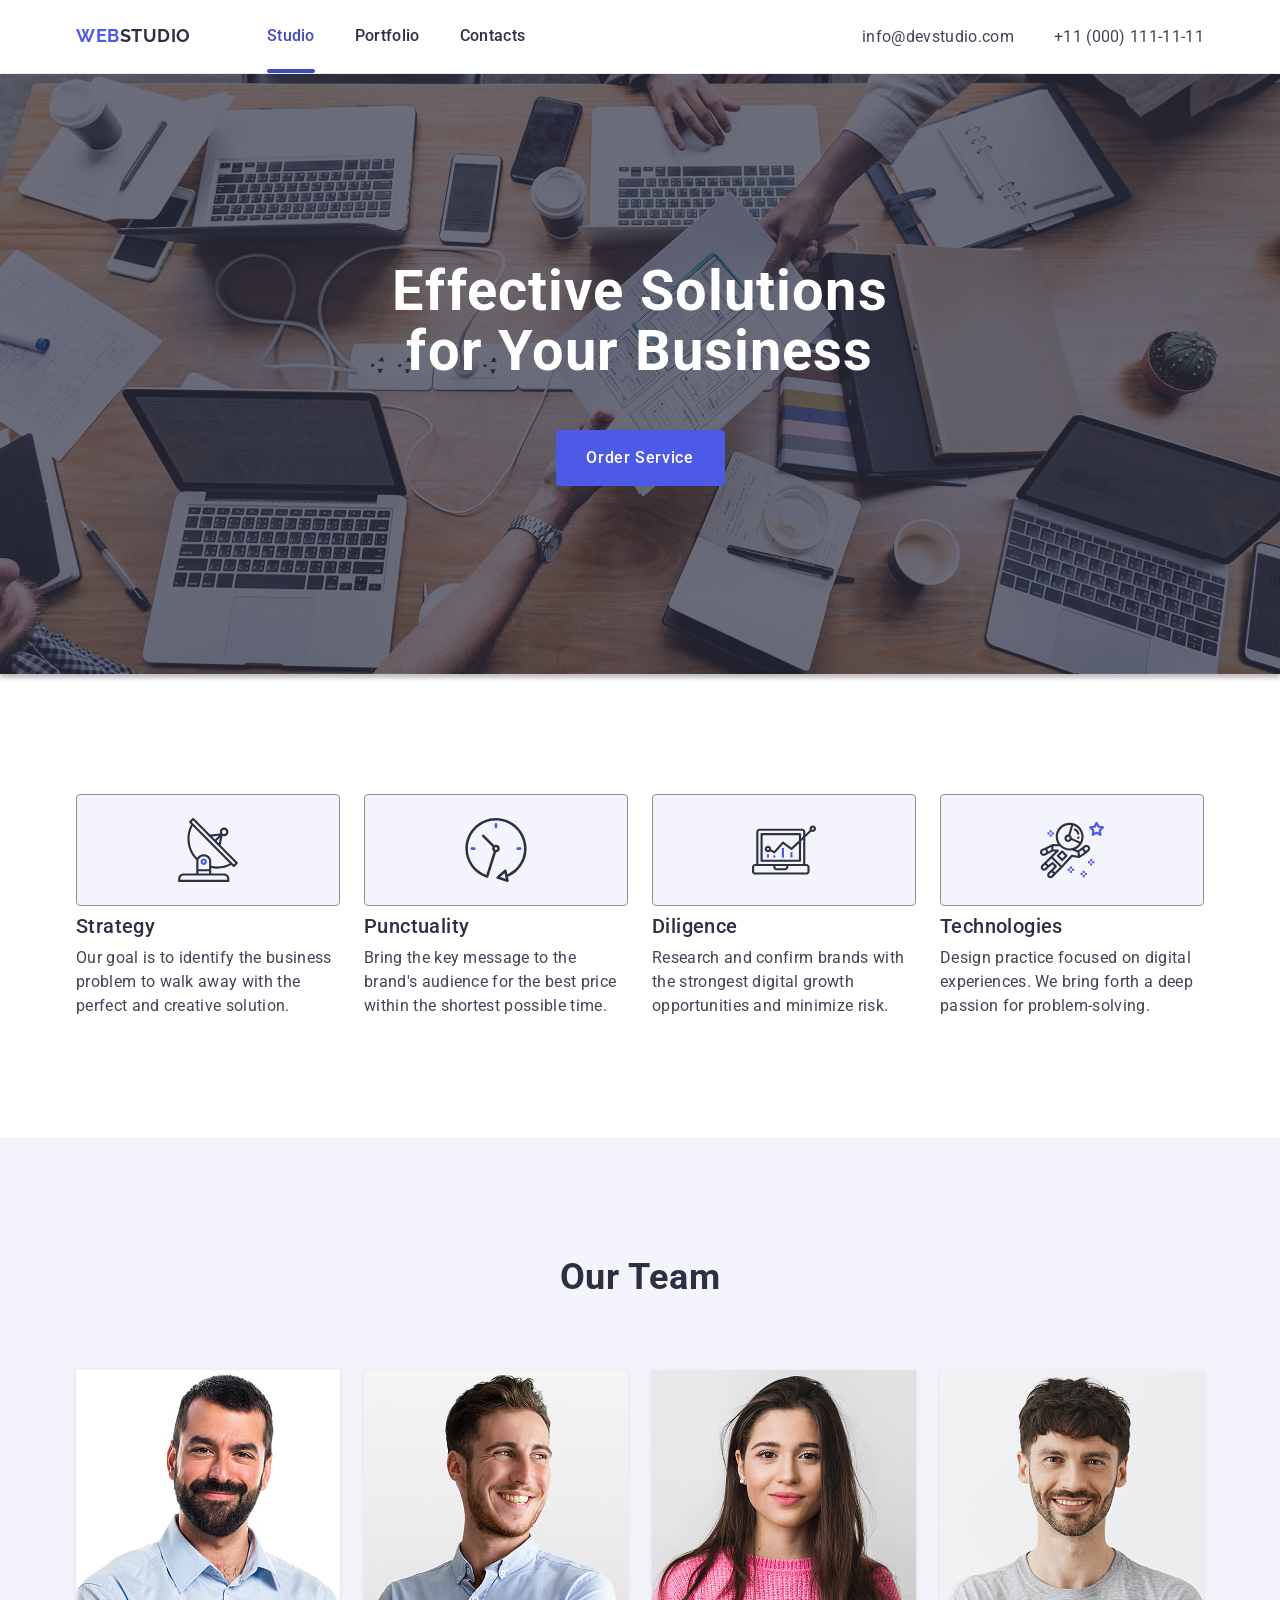
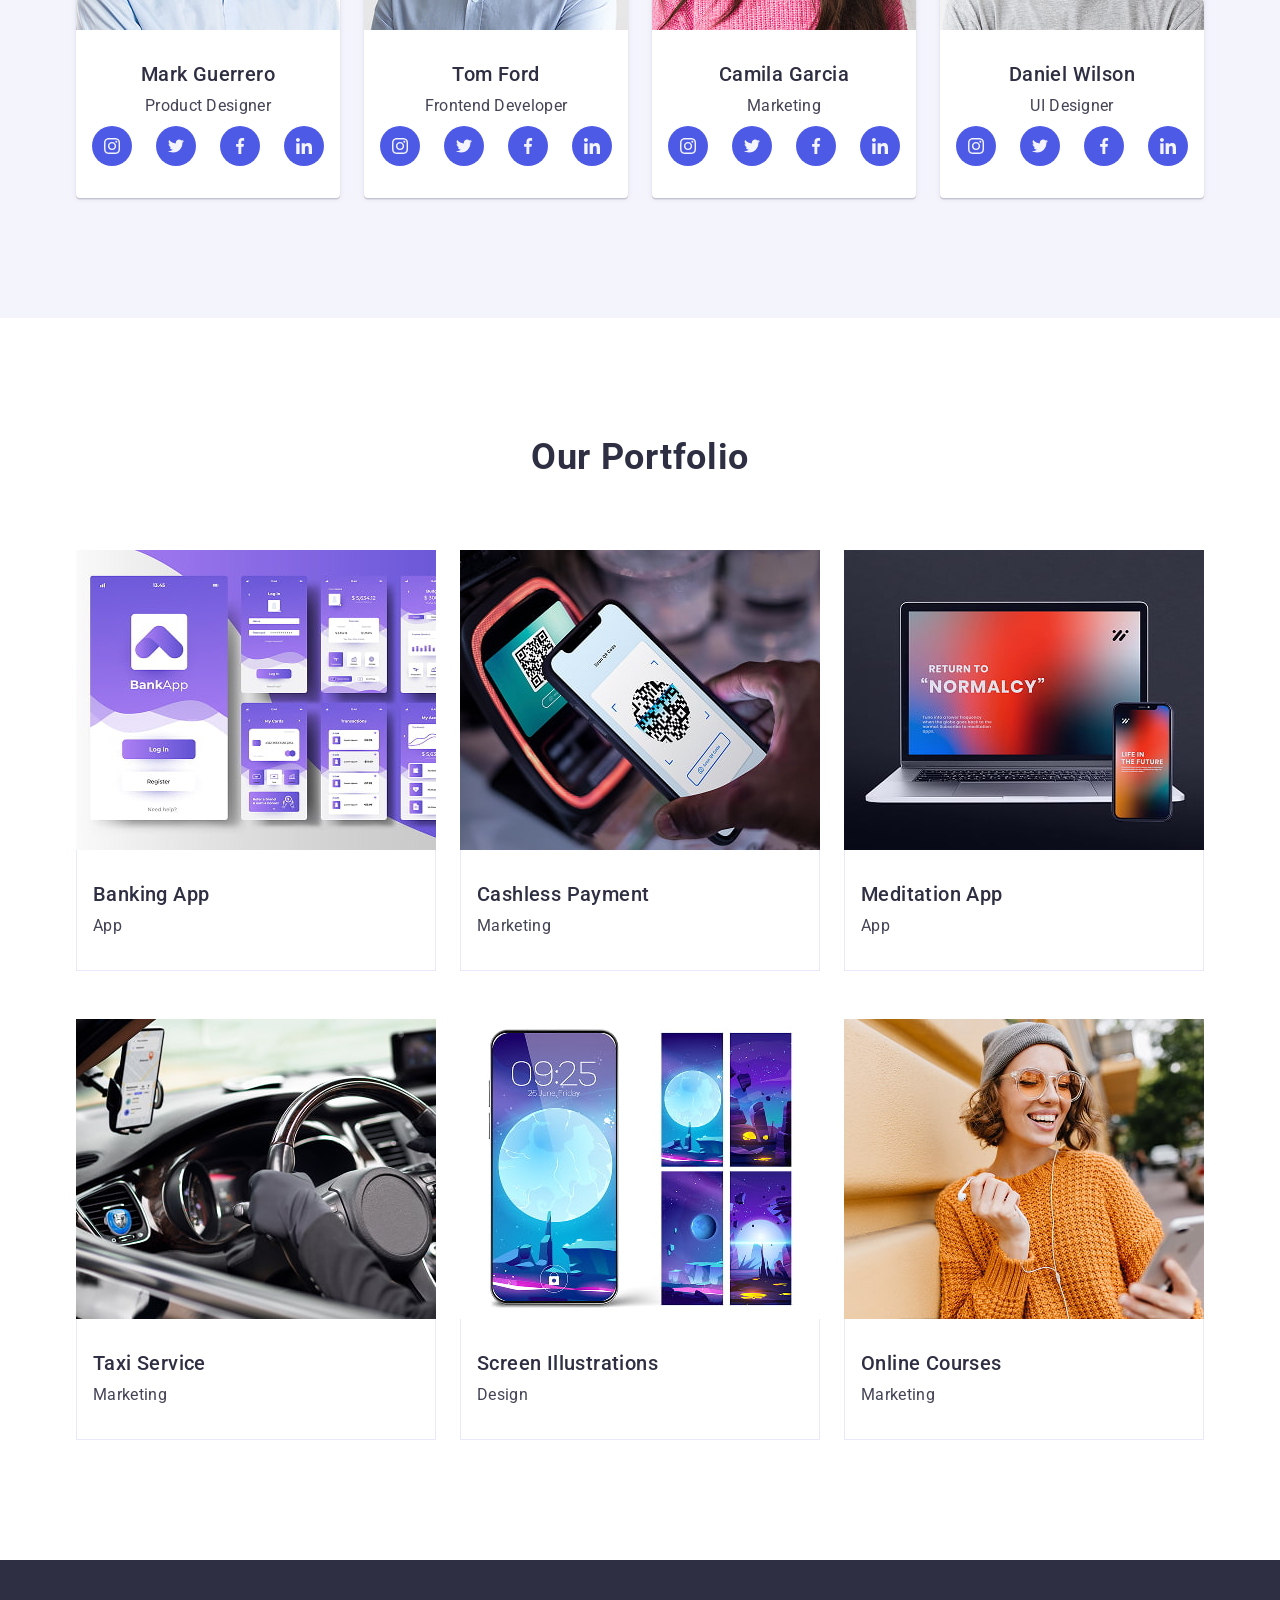
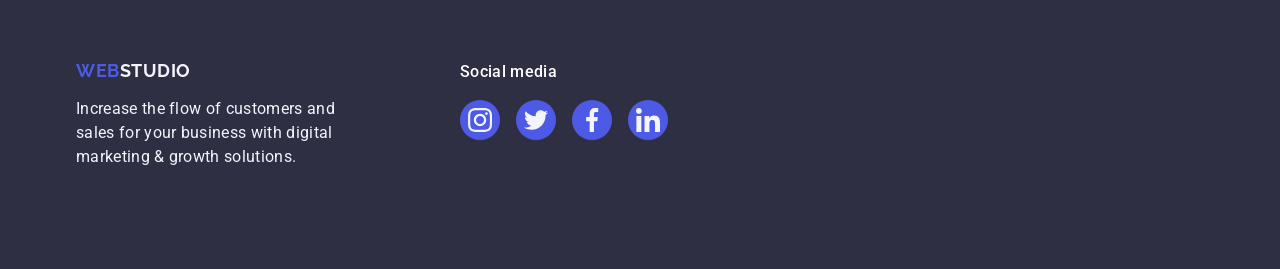
<file: index.html>
<!DOCTYPE html>
<html lang="en">
<head>
    <meta charset="UTF-8">
    <meta name="viewport" content="width=device-width, initial-scale=1.0">
    <title>Document</title>
    <!-- Fonts -->
<link rel="preconnect" href="https://fonts.googleapis.com">
<link rel="preconnect" href="https://fonts.gstatic.com" crossorigin>
<link
    href="https://fonts.googleapis.com/css2?family=Raleway:ital,wght@0,700;1,700&family=Roboto:ital,wdth,wght@0,75..100,100..900;1,75..100,100..900&display=swap"
    rel="stylesheet">
    <!-- Modern normalize -->
    <link rel="stylesheet" href="https://cdn.jsdelivr.net/npm/modern-normalize@3.0.1/modern-normalize.min.css">
    <!-- Our styles -->
    <link rel="stylesheet" href="./css/styles.css">
</head>
<body>
    <!-- PAGE HEADER -->
    <header class="page-header">
        <div class="container container-flex">
<nav class="page-navigation">
    <a class="main-logo logo-header" href="./index.html">Web<span class="main-logo-span">Studio</span></a>
    <ul class="menu">
        <li class="menu-item">
            <a class="menu-link active" href="./index.html">Studio</a>
        </li>
        <li class="menu-item">
            <a class="menu-link" href="">Portfolio</a>
        </li>
        <li class="menu-item">
            <a class="menu-link" href="">Contacts</a>
        </li>
    </ul>
</nav>
<address class="page-address">
    <ul class="address-menu">
        <li class="address-menu-item">
            <a class="address-menu-link small-font" href="mailto:info@devstudio.com">info@devstudio.com</a>
        </li>
        <li class="address-menu-item">
            <a class="address-menu-link small-font" href="tel:+110001111111">+11 (000) 111-11-11</a>
        </li>
    </ul>
</address>
        </div>
    </header>
    <main class="page-main">
        <!-- HERO SECTION -->
        <section class="page-hero">
         <div class="container">
            <h1 class="hero-title title-bold">Effective Solutions for Your Business</h1>
            <button class="hero-btn" type="button">Order Service</button>
           </div>
        </section>
        <!-- FEATURE SECTION -->
    <section class="page-feature sections">
            <div class="container">
    <h2 class="feature-title visually-hidden">Feature</h2>
    <ul class="feature-list">
        <li class="feature-item">
            <div class="feature-container">
                <svg class="feature-icon" width="64" height="64">
                    <use href="./images/icons.svg#antenna"></use>
                </svg>
            </div>
        <h3 class="feature-second-title title-medium">Strategy</h3>
        <p class="feature-txt small-font">Our goal is to identify the business
            problem to walk away with the perfect and creative solution.</p>
        </li>
        <li class="feature-item">
            <div class="feature-container">
                <svg class="feature-icon" width="64" height="64">
                    <use href="./images/icons.svg#clock"></use>
                </svg>
            </div>
        <h3 class="feature-second-title title-medium">Punctuality</h3>
        <p class="feature-txt small-font">Bring the key message to the brand's audience for the best price within the
            shortest possible time.</p>
        </li>
        <li class="feature-item">
            <div class="feature-container">
                <svg class="feature-icon" width="64" height="64">
                    <use href="./images/icons.svg#diagram"></use>
                </svg>
            </div>
        <h3 class="feature-second-title title-medium">Diligence</h3>
        <p class="feature-txt small-font">Research and confirm brands with the strongest digital growth opportunities
            and minimize risk.</p>
        </li>
        <li class="feature-item">
            <div class="feature-container">
                <svg class="feature-icon" width="64" height="64">
                    <use href="./images/icons.svg#astronaut"></use>
                </svg>
            </div>
        <h3 class="feature-second-title title-medium">Technologies</h3>
        <p class="feature-txt small-font">Design practice focused on digital experiences. We bring forth a deep passion
            for problem-solving.</p>
        </li>
    </ul>
            </div>
    </section>
        <!-- TEAM SECTION -->
        <section class="page-team sections">
            <div class="container">
                <h2 class="team-title title-bold">Our Team</h2>
                <ul class="team-list">
                    <li class="team-item">
                        <img class="team-card" src="./images/ourteam/markguerrero.jpg" alt="Mark Guerrero" width="264" height="260">
                        <div class="container-card team-container">
                            <h3 class="team-second-title title-medium">Mark Guerrero</h3>
                            <p class="team-txt small-font">Product Designer</p>
                            <ul class="team-social-list">
                            <li class="team-social-item">
                                <a href="" class="team-social-link">
                                    <svg class="team-social-icon" width="16" height="16">
                                    <use href="./images/icons.svg#instagram"></use>
                                </svg>
                                </a>
                            </li>
                            <li class="team-social-item">
                                <a href="" class="team-social-link">
                                    <svg class="team-social-icon" width="16" height="16">
                                    <use href="./images/icons.svg#twitter"></use>
                                </svg>
                                </a>
                            </li>
                            <li class="team-social-item">
                                <a href="" class="team-social-link">
                                    <svg class="team-social-icon" width="16" height="16">
                                    <use href="./images/icons.svg#facebook"></use>
                                </svg>
                                </a>
                            </li>
                            <li class="team-social-item">
                                <a href="" class="team-social-link">
                                    <svg class="team-social-icon" width="16" height="16">
                                    <use href="./images/icons.svg#linkedin"></use>
                                </svg>
                                </a>
                            </li>
                            </ul>
                        </div>
                    </li>
                    <li class="team-item">
                        <img class="team-card" src="./images/ourteam/tomford.jpg" alt="Tom Ford" width="264" height="260">
                        <div class="container-card team-container">
                            <h3 class="team-second-title title-medium">Tom Ford</h3>
                            <p class="team-txt small-font">Frontend Developer</p>
                            <ul class="team-social-list">
                            <li class="team-social-item">
                                 <a href="" class="team-social-link">
                                    <svg class="team-social-icon" width="16" height="16">
                                    <use href="./images/icons.svg#instagram"></use>
                                </svg>
                                </a>
                            </li>
                            <li class="team-social-item">
                                 <a href="" class="team-social-link">
                                    <svg class="team-social-icon" width="16" height="16">
                                    <use href="./images/icons.svg#twitter"></use>
                                </svg>
                                </a>
                            </li>
                            <li class="team-social-item">
                                <a href="" class="team-social-link">
                                    <svg class="team-social-icon" width="16" height="16">
                                    <use href="./images/icons.svg#facebook"></use>
                                </svg>
                                </a>
                            </li>
                            <li class="team-social-item">
                                <a href="" class="team-social-link">
                                    <svg class="team-social-icon" width="16" height="16">
                                    <use href="./images/icons.svg#linkedin"></use>
                                </svg>
                                </a>
                            </li>
                            </ul>
                        </div>
                    </li>
                    <li class="team-item">
                        <img class="team-card" src="./images/ourteam/camilagarcia.jpg" alt="Camila Garcia" width="264" height="260">
                        <div class="container-card team-container">
                            <h3 class="team-second-title title-medium">Camila Garcia</h3>
                            <p class="team-txt small-font">Marketing</p>
                            <ul class="team-social-list">
                            <li class="team-social-item">
                                 <a href="" class="team-social-link">
                                    <svg class="team-social-icon" width="16" height="16">
                                    <use href="./images/icons.svg#instagram"></use>
                                </svg>
                                </a>
                            </li>
                            <li class="team-social-item">
                                 <a href="" class="team-social-link">
                                    <svg class="team-social-icon" width="16" height="16">
                                    <use href="./images/icons.svg#twitter"></use>
                                </svg>
                                </a>
                            </li>
                            <li class="team-social-item">
                                <a href="" class="team-social-link">
                                    <svg class="team-social-icon" width="16" height="16">
                                    <use href="./images/icons.svg#facebook"></use>
                                </svg>
                                </a>
                            </li>
                            <li class="team-social-item">
                                <a href="" class="team-social-link">
                                    <svg class="team-social-icon" width="16" height="16">
                                    <use href="./images/icons.svg#linkedin"></use>
                                </svg>
                                </a>
                            </li>
                            </ul>
                        </div>
                    </li>
                    <li class="team-item">
                        <img class="team-card" src="./images/ourteam/danielwilson.jpg" alt="Daniel Wilson" width="264" height="260">
                        <div class="container-card team-container">
                            <h3 class="team-second-title title-medium">Daniel Wilson</h3>
                            <p class="team-txt small-font">UI Designer</p>
                            <ul class="team-social-list">
                            <li class="team-social-item">
                                 <a href="" class="team-social-link">
                                    <svg class="team-social-icon" width="16" height="16">
                                    <use href="./images/icons.svg#instagram"></use>
                                </svg>
                                </a>
                            </li>
                            <li class="team-social-item">
                                 <a href="" class="team-social-link">
                                    <svg class="team-social-icon" width="16" height="16">
                                    <use href="./images/icons.svg#twitter"></use>
                                </svg>
                                </a>
                            </li>
                            <li class="team-social-item">
                                <a href="" class="team-social-link">
                                    <svg class="team-social-icon" width="16" height="16">
                                    <use href="./images/icons.svg#facebook"></use>
                                </svg>
                                </a>
                            </li>
                            <li class="team-social-item">
                                <a href="" class="team-social-link">
                                    <svg class="team-social-icon" width="16" height="16">
                                    <use href="./images/icons.svg#linkedin"></use>
                                </svg>
                                </a>
                            </li>
                            </ul>
                        </div>
                    </li>
                </ul>
            </div>
        </section>
        <!-- PORTFOLIO SECTION -->
        <section class="page-portfolio sections">
            <div class="container">
<h2 class="portfolio-title title-bold">Our Portfolio</h2>
<ul class="portfolio-list">
    <li class="portfolio-item">
        
            <div class="portfolio-thumb">
        <img class="portfolio-card" src="./images/portfolio/img5.jpg" alt="Banking App" width="360" height="300">
        <p class="portfolio-overlay-subtitle">14 Stylish and User-Friendly App Design Concepts · Task Manager App · Calorie Tracker App · Exotic Fruit Ecommerce App ·
        Cloud Storage App</p>
        </div>
        <div class="container-card portfolio-container"> 
        <h3 class="portfolio-second-title title-medium">Banking App</h3>
        <p class="portfolio-txt small-font">App</p>
        </div>
        
    </li>
    <li class="portfolio-item">
        
            <div class="portfolio-thumb">
        <img class="portfolio-card" src="./images/portfolio/img4.jpg" alt="Cashless Payment" width="360" height="300">
        <p class="portfolio-overlay-subtitle">14 Stylish and User-Friendly App Design Concepts · Task Manager App · Calorie Tracker App · Exotic Fruit Ecommerce App ·
        Cloud Storage App</p>
        </div>
        <div class="container-card portfolio-container">
        <h3 class="portfolio-second-title title-medium">Cashless Payment</h3>
        <p class="portfolio-txt small-font">Marketing</p>
        </div>
        
    </li>
    <li class="portfolio-item">
        
            <div class="portfolio-thumb">
        <img class="portfolio-card" src="./images/portfolio/img3.jpg" alt="Meditation App" width="360" height="300">
        <p class="portfolio-overlay-subtitle">14 Stylish and User-Friendly App Design Concepts · Task Manager App · Calorie Tracker App · Exotic Fruit Ecommerce App ·
        Cloud Storage App</p>
        </div>
        <div class="container-card portfolio-container">
        <h3 class="portfolio-second-title title-medium">Meditation App</h3>
        <p class="portfolio-txt small-font">App</p>
        </div>
        
    </li>
    <li class="portfolio-item">
        
            <div class="portfolio-thumb">
        <img class="portfolio-card" src="./images/portfolio/img2.jpg" alt="Taxi Service" width="360" height="300">
        <p class="portfolio-overlay-subtitle">14 Stylish and User-Friendly App Design Concepts · Task Manager App · Calorie Tracker App · Exotic Fruit Ecommerce App ·
        Cloud Storage App</p>
        </div>
        <div class="container-card portfolio-container">
        <h3 class="portfolio-second-title title-medium">Taxi Service</h3>
        <p class="portfolio-txt small-font">Marketing</p>
        </div>
        
    </li>
    <li class="portfolio-item">
        
            <div class="portfolio-thumb">
        <img class="portfolio-card" src="./images/portfolio/img1.jpg" alt="Screen Illustrations" width="360" height="300">
        <p class="portfolio-overlay-subtitle">14 Stylish and User-Friendly App Design Concepts · Task Manager App · Calorie Tracker App · Exotic Fruit Ecommerce App ·
        Cloud Storage App</p>
        </div>
            <div class="container-card portfolio-container">
        <h3 class="portfolio-second-title title-medium">Screen Illustrations</h3>
        <p class="portfolio-txt small-font">Design</p>
        </div>
        
    </li>
    <li class="portfolio-item">
        
            <div class="portfolio-thumb">
        <img class="portfolio-card" src="./images/portfolio/img.jpg" alt="Online Courses" width="360" height="300">
        <p class="portfolio-overlay-subtitle">14 Stylish and User-Friendly App Design Concepts · Task Manager App · Calorie Tracker App · Exotic Fruit Ecommerce App ·
        Cloud Storage App</p>
        </div>
        <div class="container-card portfolio-container">
        <h3 class="portfolio-second-title title-medium">Online Courses</h3>
        <p class="portfolio-txt small-font">Marketing</p>
        </div>
        
    </li>
</ul>
            </div>
        </section>
    </main>
    <!-- FOOTER PAGE -->
    <footer class="page-footer">
        <div class="container container-flex">
    <div class="first-container-footer">
        <a class="main-logo footer-logo" href="./index.html">Web<span class="footer-txt">Studio</span></a>
        <p class="footer-txt small-font">Increase the flow of customers and sales for your business with digital marketing &
            growth solutions.
        </p>
    </div>
    <div class="second-container-footer">
        <p class="footer-social-txt">Social media</p>
        <ul class="team-social-list footer-social-list">
            <li class="team-social-item footer-social-item">
                <a href="" class="team-social-link footer-social-link">
                    <svg class="team-social-icon" width="24" height="24">
                        <use href="./images/icons.svg#instagram"></use>
                    </svg>
                </a>
            </li>
            <li class="team-social-item footer-social-item">
                <a href="" class="team-social-link footer-social-link">
                    <svg class="team-social-icon" width="24" height="24">
                        <use href="./images/icons.svg#twitter"></use>
                    </svg>
                </a>
            </li>
            <li class="team-social-item footer-social-item">
                <a href="" class="team-social-link footer-social-link">
                    <svg class="team-social-icon" width="24" height="24">
                        <use href="./images/icons.svg#facebook"></use>
                    </svg>
                </a>
            </li>
            <li class="team-social-item footer-social-item">
                <a href="" class="team-social-link footer-social-link">
                    <svg class="team-social-icon" width="24" height="24">
                        <use href="./images/icons.svg#linkedin"></use>
                    </svg>
                </a>
            </li>
        </ul>
    </div>
        </div>
    </footer>
</body>
</html>
</file>
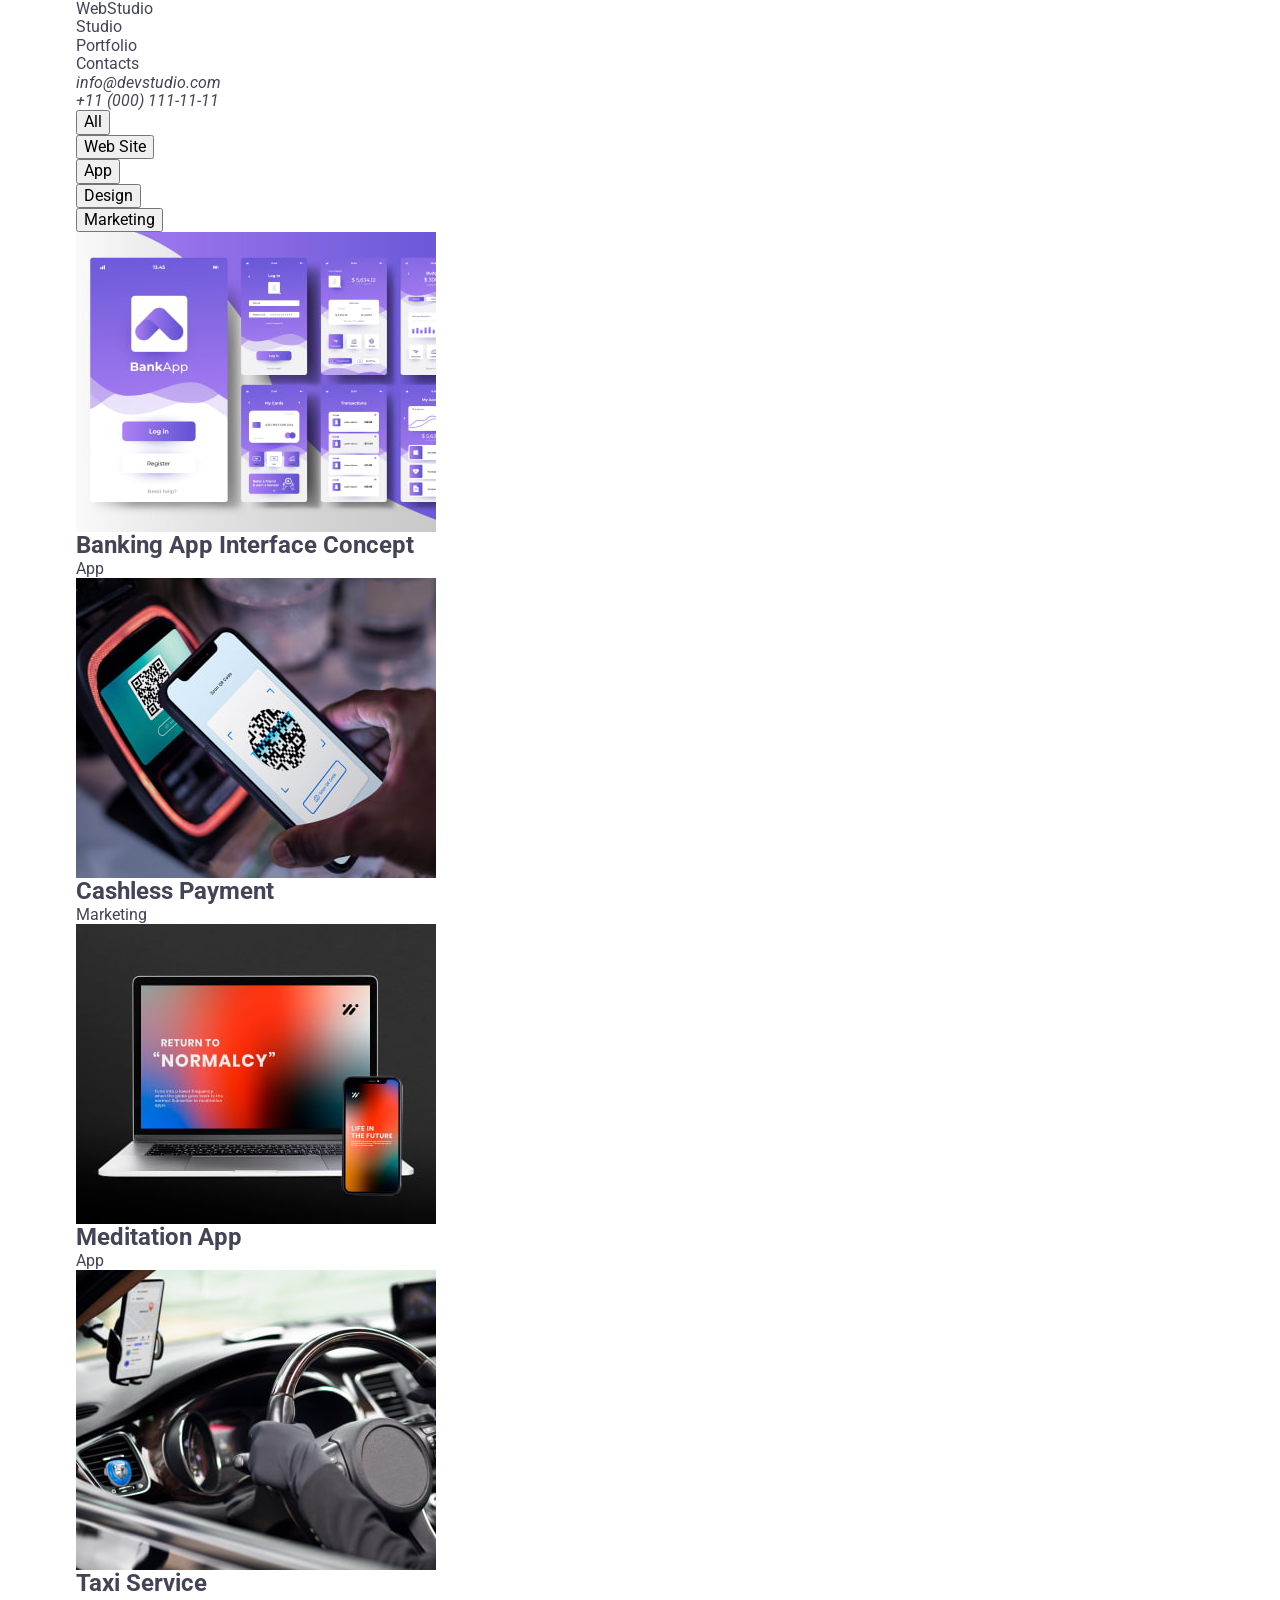
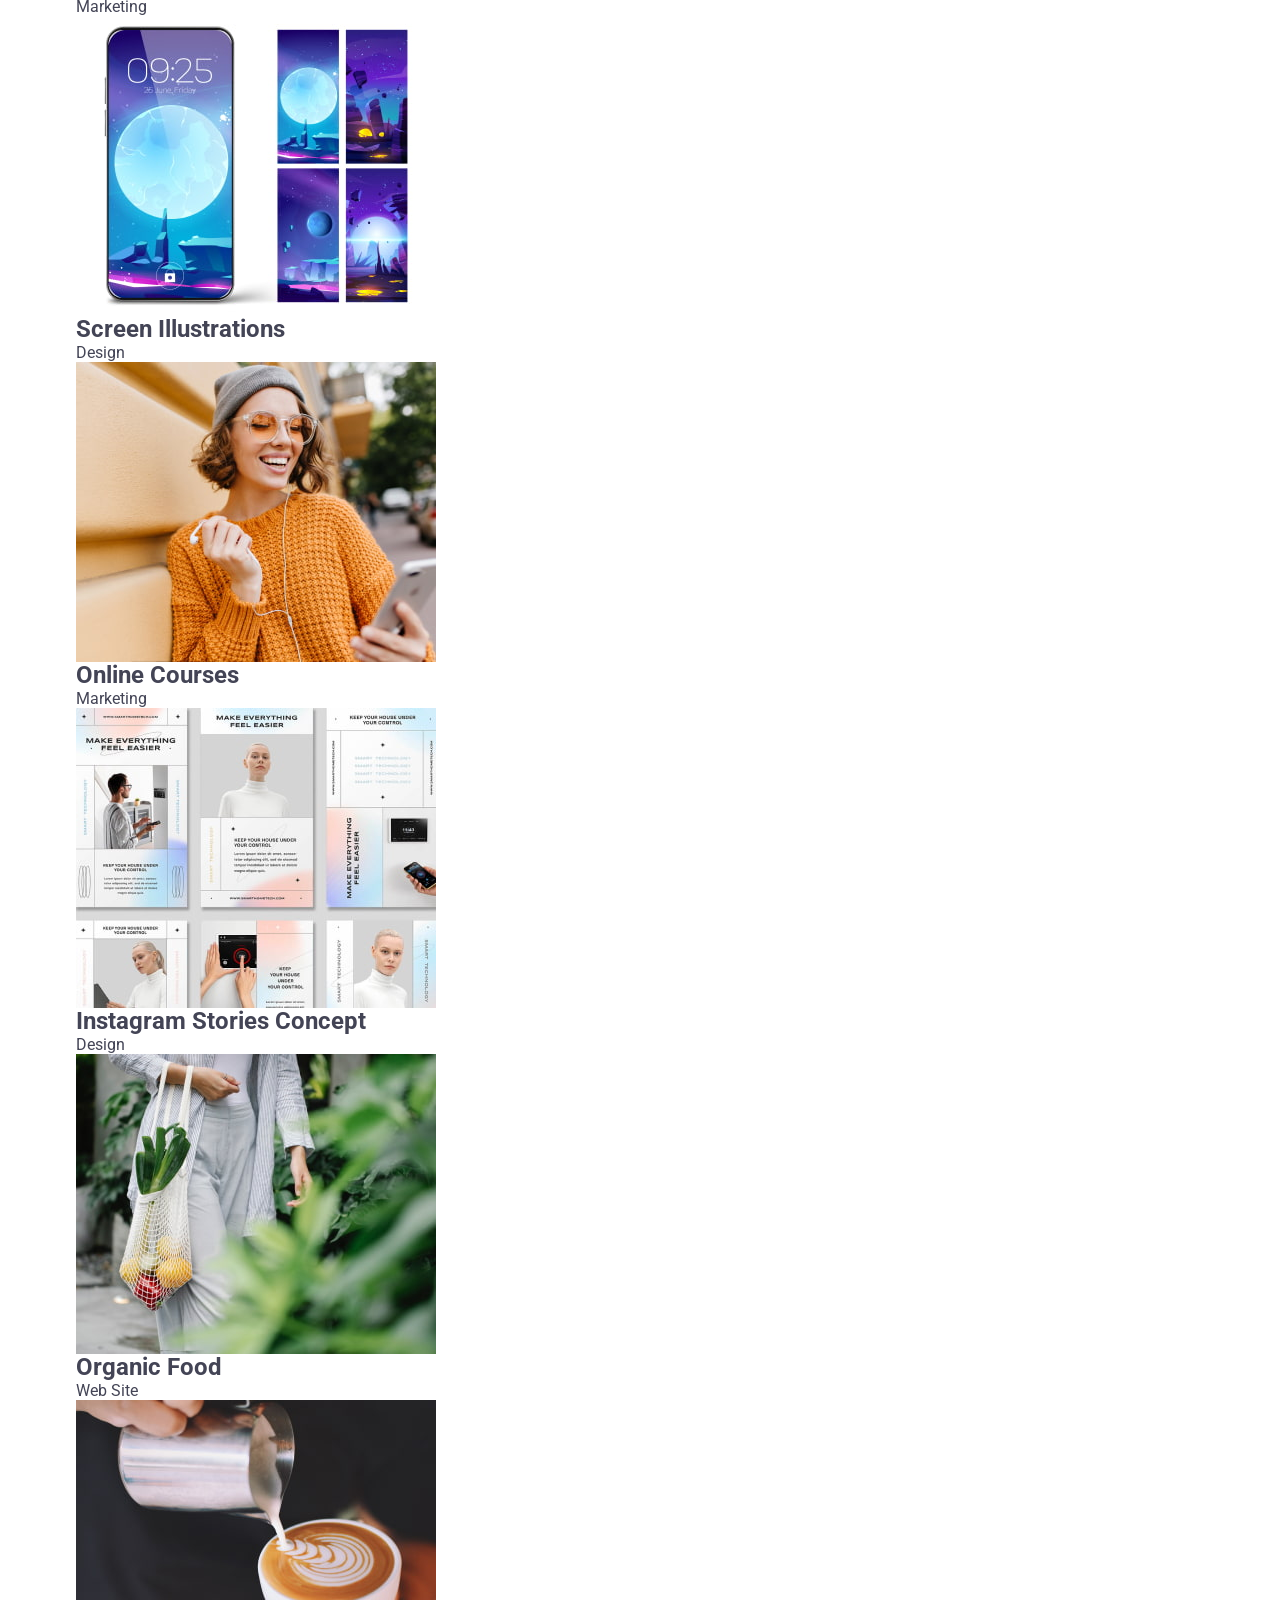
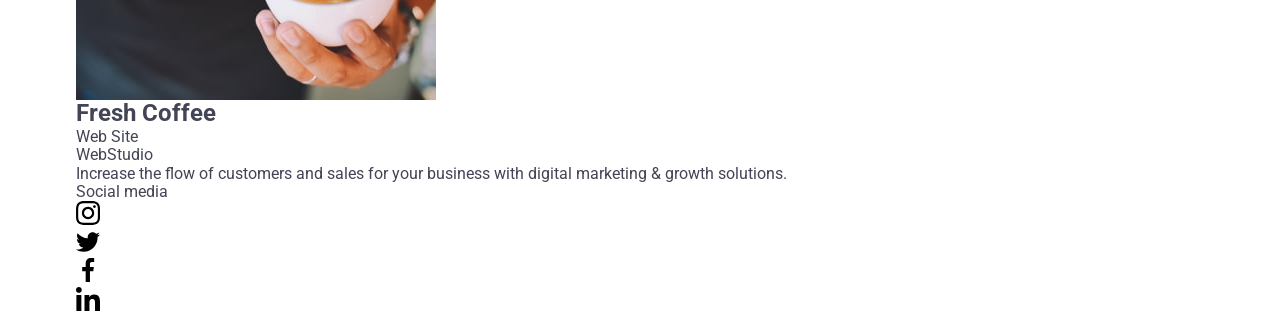
<file: portfolio.html>
<!DOCTYPE html>
<html lang="en">
  <head>
    <meta charset="UTF-8" />
    <meta http-equiv="X-UA-Compatible" content="IE=edge" />
    <meta name="viewport" content="width=device-width, initial-scale=1.0" />
    <title>Portfolio</title>
    <link rel="preconnect" href="https://fonts.googleapis.com" />
    <link rel="preconnect" href="https://fonts.gstatic.com" crossorigin />
    <link
      href="https://fonts.googleapis.com/css2?family=Raleway:wght@800&family=Roboto:wght@400;500;700;900&display=swap"
      rel="stylesheet"
    />
    <link rel="stylesheet" href="./css/modern-normalize.min.css" />
    <link rel="stylesheet" href="./css/styles.css" />
  </head>
  <body>
    <header class="header">
      <div class="container header-flex">
        <nav class="nav-header-flex">
          <a class="icon link logo-header" href="./index.html"
            >Web<span class="logo">Studio</span></a
          >
          <ul class="list header-nav-list">
            <li>
              <a class="link header-nav" href="./index.html">Studio</a>
            </li>
            <li>
              <a class="link header-nav" href="./portfolio.html">Portfolio</a>
            </li>
            <li>
              <a class="link header-nav" href="">Contacts</a>
            </li>
          </ul>
        </nav>
        <address class="addres">
          <ul class="list addres-list">
            <li>
              <a
                class="link list header-addres"
                href="mailto:info@devstudio.com"
                >info@devstudio.com</a
              >
            </li>
            <li>
              <a class="link list header-addres" href="tel:+110001111111"
                >+11 (000) 111-11-11</a
              >
            </li>
          </ul>
        </address>
      </div>
    </header>
    <main>
      <section class="section-portfolio">
        <div class="container">
          <h1 hidden>Portfolio</h1>
          <ul class="list list-portfolio-btn">
            <li>
              <button class="btn-portfolio" type="button">All</button>
            </li>
            <li>
              <button class="btn-portfolio" type="button">Web Site</button>
            </li>
            <li>
              <button class="btn-portfolio" type="button">App</button>
            </li>
            <li>
              <button class="btn-portfolio" type="button">Design</button>
            </li>
            <li>
              <button class="btn-portfolio" type="button">Marketing</button>
            </li>
          </ul>
          <ul class="list list-portfolio-card">
            <li class="card-portfolio">
              <a class="link link-portfolio" href="">
                <img
                  src="./images/portfolio/1.jpg"
                  alt="BankingApp"
                  width="360"
                  height="300"
                />
                <div class="container-portfolio-card">
                  <h2 class="subtitle">Banking App Interface Concept</h2>
                  <p class="body-txt">App</p>
                </div></a
              >
            </li>
            <li class="card-portfolio">
              <a class="link link-portfolio" href=""
                ><img
                  src="./images/portfolio/2.jpg"
                  alt="Payment"
                  width="360"
                  height="300"
                />
                <div class="container-portfolio-card">
                  <h2 class="subtitle">Cashless Payment</h2>
                  <p class="body-txt">Marketing</p>
                </div></a
              >
            </li>
            <li class="card-portfolio">
              <a class="link link-portfolio" href=""
                ><img
                  src="./images/portfolio/3.jpg"
                  alt="Meditation"
                  width="360"
                  height="300"
                />
                <div class="container-portfolio-card">
                  <h2 class="subtitle">Meditation App</h2>
                  <p class="body-txt">App</p>
                </div></a
              >
            </li>
            <li class="card-portfolio">
              <a class="link link-portfolio" href=""
                ><img
                  src="./images/portfolio/4.jpg"
                  alt="TaxiService"
                  width="360"
                  height="300"
                />
                <div class="container-portfolio-card">
                  <h2 class="subtitle">Taxi Service</h2>
                  <p class="body-txt">Marketing</p>
                </div></a
              >
            </li>
            <li class="card-portfolio">
              <a class="link link-portfolio" href=""
                ><img
                  src="./images/portfolio/5.jpg"
                  alt="Screen"
                  width="360"
                  height="300"
                />
                <div class="container-portfolio-card">
                  <h2 class="subtitle">Screen Illustrations</h2>
                  <p class="body-txt">Design</p>
                </div></a
              >
            </li>
            <li class="card-portfolio">
              <a class="link link-portfolio" href=""
                ><img
                  src="./images/portfolio/6.jpg"
                  alt="OnlineCourses"
                  width="360"
                  height="300"
                />
                <div class="container-portfolio-card">
                  <h2 class="subtitle">Online Courses</h2>
                  <p class="body-txt">Marketing</p>
                </div></a
              >
            </li>
            <li class="card-portfolio">
              <a class="link link-portfolio" href=""
                ><img
                  src="./images/portfolio/7.jpg"
                  alt="StoriesConcept"
                  width="360"
                  height="300"
                />
                <div class="container-portfolio-card">
                  <h2 class="subtitle">Instagram Stories Concept</h2>
                  <p class="body-txt">Design</p>
                </div></a
              >
            </li>
            <li class="card-portfolio">
              <a class="link link-portfolio" href=""
                ><img
                  src="./images/portfolio/8.jpg"
                  alt="OrganicFood"
                  width="360"
                  height="300"
                />
                <div class="container-portfolio-card">
                  <h2 class="subtitle">Organic Food</h2>
                  <p class="body-txt">Web Site</p>
                </div></a
              >
            </li>
            <li class="card-portfolio">
              <a class="link link-portfolio" href="">
                <img
                  src="./images/portfolio/9.jpg"
                  alt="Coffee"
                  width="360"
                  height="300"
                />
                <div class="container-portfolio-card">
                  <h2 class="subtitle">Fresh Coffee</h2>
                  <p class="body-txt">Web Site</p>
                </div></a
              >
            </li>
          </ul>
        </div>
      </section>
    </main>
    <footer class="footer">
      <div class="container main-footer-container">
        <div class="container-logo">
          <a class="icon link icon-footer" href="./index.html"
            >Web<span class="logo-footer">Studio</span></a
          >
          <p class="body-txt-footer">
            Increase the flow of customers and sales for your business with
            digital marketing & growth solutions.
          </p>
        </div>
        <div class="footer-social">
          <p class="social-footer-txt">Social media</p>
          <ul class="socials-list-footer">
            <li class="socials-item">
              <a
                class="socials-link-footer"
                href=""
                target="_blank"
                rel="noopener noreferrer"
                aria-label="Instagram icon"
              >
                <svg class="socials-icon" width="24" height="24">
                  <use href="./images/icons.svg#instagram"></use>
                </svg>
              </a>
            </li>
            <li class="socials-item">
              <a
                class="socials-link-footer"
                href=""
                target="_blank"
                rel="noopener noreferrer"
                aria-label="Twitter icon"
              >
                <svg class="socials-icon" width="24" height="24">
                  <use href="./images/icons.svg#twitter"></use>
                </svg>
              </a>
            </li>
            <li class="socials-item">
              <a
                class="socials-link-footer"
                href=""
                target="_blank"
                rel="noopener noreferrer"
                aria-label="Facebook icon"
              >
                <svg class="socials-icon" width="24" height="24">
                  <use href="./images/icons.svg#facebook"></use>
                </svg>
              </a>
            </li>
            <li class="socials-item">
              <a
                class="socials-link-footer"
                href=""
                target="_blank"
                rel="noopener noreferrer"
                aria-label="Linkedin icon"
              >
                <svg class="socials-icon" width="24" height="24">
                  <use href="./images/icons.svg#linkedin"></use>
                </svg>
              </a>
            </li>
          </ul>
        </div>
      </div>
    </footer>
  </body>
</html>
</file>
<file: css/styles.css>
:root {
    --iris-cl: #4d5ae5;
    --secondary-cl: #2e2f42;
    --main-cl: #434455;
    --main-hover-cl: #404bbf;
    --white-cl: #ffffff;
    --cloud-cl: #f4f4fd;
    --border-card-cl: #e7e9fc;
    --border-icon-cl: #8E8F99;
    --green-cl: #31D0AA;
    --transition-duration-and-func: 250ms cubic-bezier(0.4, 0, 0.2, 1);
}

body {
    font-family: "Roboto", sans-serif;
    color: var(--main-cl);
    background-color: var(--white-cl);
    
}

h1,
h2,
h3,
h4,
h5,
h6,
p {
    margin-top: 0;
    margin-bottom: 0;
}

ul,
ol {
    padding-left: 0;
    margin-top: 0;
    margin-bottom: 0;
    list-style: none;
}

a {
    text-decoration: none;
    color: inherit;
}

img{
    display: block;
}

button {
    cursor: pointer;
}



.container {
    max-width: 1158px;
    padding-left: 15px;
    padding-right: 15px;
    margin-left: auto;
    margin-right: auto;
}

.container-card {
    padding: 32px 16px;
}

.container-flex {
    display: flex;
    align-items: baseline;
}

.main-logo {
    font-family: "Raleway", sans-serif;
    font-weight: 700;
    font-size: 18px;
    line-height: 1.17;
    letter-spacing: 0.03em;
    text-transform: uppercase;
    color: var(--iris-cl);
}

.main-logo-span {
    color: var(--secondary-cl);
}

.small-font {
    line-height: 1.50;
    letter-spacing: 0.02em;
}

.title-bold {
    font-weight: 700;
    font-size: 36px;
    line-height: 1.11;
    letter-spacing: 0.02em;
    text-align: center;
    text-transform: capitalize;
    color: var(--secondary-cl);
    margin-bottom: 72px;
}

.title-medium {
    font-weight: 500;
    font-size: 20px;
    line-height: 1.20;
    letter-spacing: 0.02em;
    color: var(--secondary-cl);
    margin-bottom: 8px;
}

.sections {
    padding-top: 120px;
    padding-bottom: 120px;
}



.visually-hidden {
    position: absolute;
    width: 1px;
    height: 1px;
    margin: -1px;
    border: 0;
    padding: 0;

    white-space: nowrap;
    clip-path: inset(100%);
    clip: rect(0 0 0 0);
    overflow: hidden;
}

/* ===================== HEADER STYLES ===================== */

.page-header {
    border-bottom: 1px solid var(--border-card-cl);
    box-shadow: 0px 2px 1px rgba(46, 47, 66, 0.08),
        0px 1px 1px rgba(46, 47, 66, 0.16),
        0px 1px 6px rgba(46, 47, 66, 0.08);
}

.logo-header {
    margin-right: 76px;
}

.page-navigation {
    display: flex;
    align-items: center;
    margin-right: auto;
}

.menu {
    display: flex;
    gap: 40px;
}


.menu-link {
    position: relative;
    display: block;
    font-weight: 500;
    line-height: 1.50;
    letter-spacing: 0.02em;
    color: var(--secondary-cl);
    padding-top: 24px;
    padding-bottom: 24px;
    transition: color var(--transition-duration-and-func);
    
}

.menu-link:hover,
.menu-link:focus,
.menu-link.active {
    color: var(--main-hover-cl);
    
}

.menu-link::after {
    content: '';
    position: absolute;
    bottom: -1px;
    display: block;
    width: 100%;
    height: 4px;
    border-radius: 2px;
}

.menu-link.active::after {
    background-color: var(--main-hover-cl);
}

.page-address {
    font-style: normal;
}

.address-menu {
    display: flex;
    gap: 40px;
}
.address-menu-link{
    display: block;
    padding-top: 24px;
    padding-bottom: 24px;
    transition: color var(--transition-duration-and-func);
}

.address-menu-link:hover,
.address-menu-link:focus {
    color: var(--main-hover-cl);
    
}

/* ===================== HERO STYLES ===================== */

.page-hero {
    background-color: var(--secondary-cl);
    padding-top: 188px;
    padding-bottom: 188px;
    background-image: linear-gradient(#2e2f42b3, #2e2f42b3), url(../images/hero/peopleoffice.jpg);
    background-repeat: no-repeat;
    background-position: center;
    background-size: cover;
    max-width: 1440px;
    margin: 0 auto;
    box-shadow: 0 4px 4px 0 #00000040;
}

.hero-title {
    font-size: 56px;
    line-height: 1.07;
    text-transform: none;
    color: var(--white-cl);
    max-width: 496px;
    margin: auto auto 48px;
    
}

.hero-btn {
    display: block;
    margin: auto;
    font-weight: 500;
    font-size: 16px;
    line-height: 1.50;
    letter-spacing: 0.04em;
    color: var(--white-cl);
    background-color: var(--iris-cl);
    text-align: center;
    border: none;
    border-radius: 4px;
    min-width: 169px;
    height: 56px;
    transition: background-color var(--transition-duration-and-func);

}
.hero-btn:hover,
.hero-btn:focus {
    background-color: var(--main-hover-cl);
}

/* ===================== FEATURE STYLES ===================== */
.feature-list {
    display: flex;
    gap: 24px;
}

.feature-item {
    width: calc((100% - 3 * 24px) / 4);
}

.feature-container {
    display: flex;
    justify-content: center;
    align-items: center;
    height: 112px;
    padding: 24px 0;
    margin-bottom: 8px;
    background-color: var(--cloud-cl);
    border: 1px solid var(--border-icon-cl);
    border-radius: 4px;
}

/* .feature-icon {
    padding: 24px 0;
} */

.feature-second-title {
    margin-top: 0;
}


/* ===================== TEAM STYLES ===================== */

.page-team{
    background-color: var(--cloud-cl);
}

.team-list {
    display: flex;
    gap: 24px;
}

.team-item {
    background-color: var(--white-cl);
    width: calc((100% - 3 * 24px) / 4);
    border-radius: 0 0 4px 4px;
    box-shadow: 0 2px 1px 0 #2e2f4214, 0 1px 1px 0 #2e2f4229, 0 1px 6px 0 #2e2f4214;
}

.team-second-title {
    text-align: center;
}

.team-txt {
    text-align: center;
    margin-bottom: 8px;
}

.team-container {
    display: flex;
    flex-direction: column;
    padding-left: 0;
    padding-right: 0;
    
}

.team-social-list {
    display: flex;
    justify-content: center;
    gap: 24px;
}

/* .team-social-item {
    
} */



.team-social-link {
    display: flex;
    justify-content: center;
    align-items: center;
    width: 40px;
    height: 40px;
    background-color: var(--iris-cl);
    border-radius: 50%;
    
}

.team-social-link:hover,
.team-social-link:focus {
    background-color: var(--main-hover-cl);
    transition: background-color var(--transition-duration-and-func);
}

.team-social-icon {
    fill: var(--cloud-cl);
}

/* ===================== PORTFOLIO STYLES ===================== */

.portfolio-list {
    display: flex;
    column-gap: 24px;
    row-gap: 48px;
    flex-wrap: wrap;
}

.portfolio-item {
    width: calc((100% - 48px) / 3);
    transition: box-shadow var(--transition-duration-and-func);
}

.portfolio-item:hover {
    box-shadow: 0 2px 1px 0 rgba(46, 47, 66, 0.08), 0 1px 1px 0 rgba(46, 47, 66, 0.16), 0 1px 6px 0 rgba(46, 47, 66, 0.08);
}


.portfolio-container {
    border: 1px solid var(--border-card-cl);
    border-top: none;
}

.portfolio-thumb {
    position: relative;
    overflow: hidden;
    
}

.portfolio-overlay-subtitle {
    position: absolute;
    top: 0;
    width: 100%;
    height: 100%;
    padding: 40px 32px;
    color: var(--cloud-cl);
    line-height: 1.50;
    letter-spacing: 0.02em;
    background-color: var(--iris-cl);
    transform: translateY(100%);
    transition: transform var(--transition-duration-and-func);
}

.portfolio-item:hover .portfolio-overlay-subtitle {
    transform: translateY(0%);
}

/* ===================== FOOTER STYLES ===================== */

.page-footer {
    background-color: var(--secondary-cl);
    padding: 100px 0;
}

.footer-logo {
    display: inline-block;
    margin-bottom: 16px;
}

.footer-txt {
    color: var(--cloud-cl);
    max-width: 264px;
}

.first-container-footer {
    margin-right: 120px;
}

.footer-social-txt {
    font-weight: 500;
    line-height: 1.50;
    letter-spacing: 0.02em;
    color: var(--white-cl);
    margin-bottom: 16px;
}

.footer-social-list {
    gap: 16px;

}

.footer-social-link:hover,
.footer-social-link:focus {
    background-color: var(--green-cl);
    transition: background-color var(--transition-duration-and-func);
}
</file>
